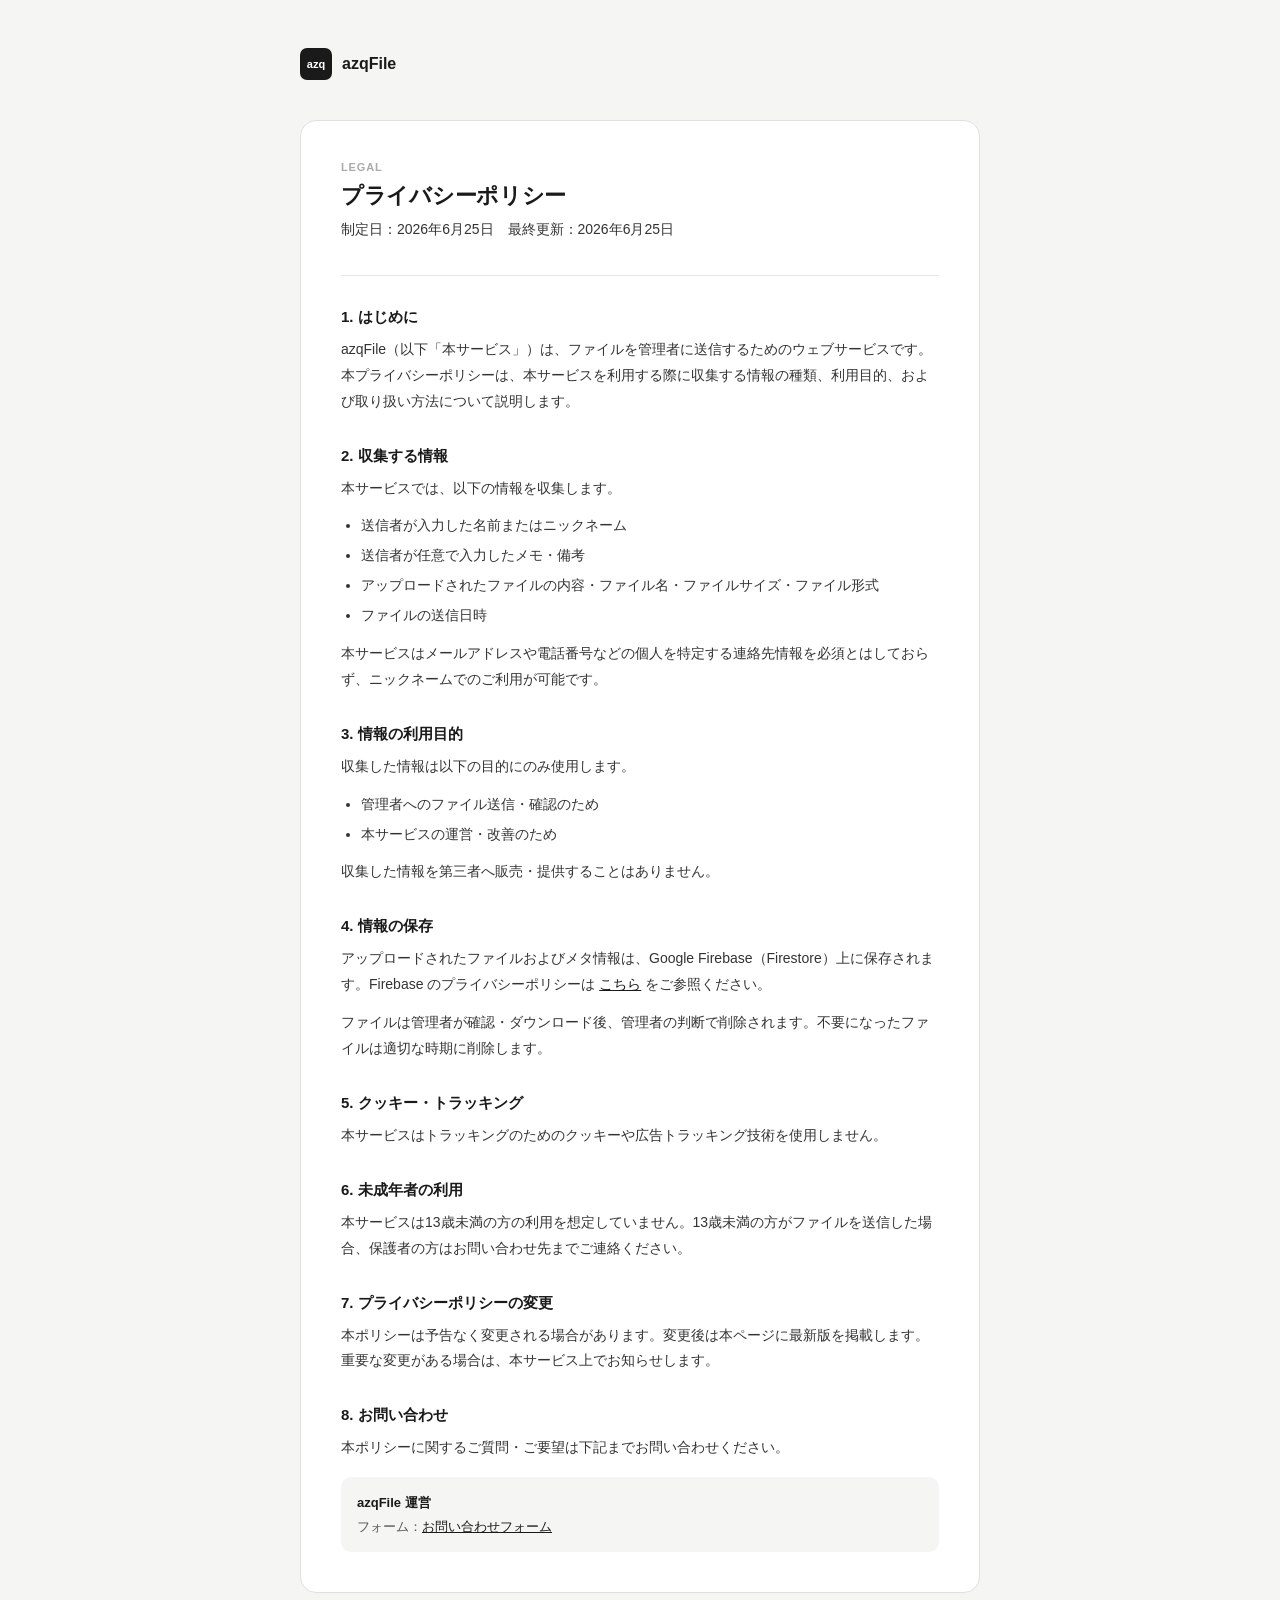
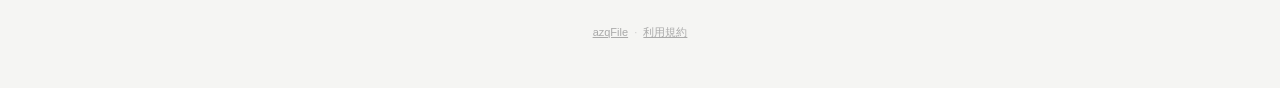
<file: azqfile-privacy.html>
<!DOCTYPE html>
<html lang="ja">
<head>
<meta charset="UTF-8">
<meta name="viewport" content="width=device-width, initial-scale=1.0">
<title>プライバシーポリシー — azqFile</title>
<!-- OGP -->
<meta property="og:title" content="プライバシーポリシー — azqFile">
<meta property="og:description" content="azqFileのプライバシーポリシーです。">
<meta property="og:type" content="website">
<meta property="og:image" content="https://placehold.co/1200x630/1a1a1a/ffffff?text=azqFile">
<meta name="twitter:card" content="summary_large_image">
<meta name="twitter:title" content="プライバシーポリシー — azqFile">
<meta name="twitter:description" content="azqFileのプライバシーポリシーです。">
<meta name="twitter:image" content="https://placehold.co/1200x630/1a1a1a/ffffff?text=azqFile">
<style>
  *, *::before, *::after { box-sizing: border-box; margin: 0; padding: 0; }
  body { font-family: -apple-system, BlinkMacSystemFont, "Segoe UI", sans-serif; background: #f5f5f3; color: #1a1a1a; min-height: 100vh; padding: 3rem 1rem; }
  .container { max-width: 680px; margin: 0 auto; }
  .logo { display: flex; align-items: center; gap: 10px; margin-bottom: 2.5rem; text-decoration: none; }
  .logo-mark { width: 32px; height: 32px; background: #1a1a1a; border-radius: 7px; display: flex; align-items: center; justify-content: center; }
  .logo-mark span { color: #fff; font-size: 11px; font-weight: 600; }
  .logo-name { font-size: 16px; font-weight: 600; color: #1a1a1a; }
  .doc { background: #fff; border-radius: 16px; border: 0.5px solid #e0e0dc; padding: 2.5rem; }
  .doc-label { font-size: 11px; font-weight: 600; text-transform: uppercase; letter-spacing: 0.08em; color: #aaa; margin-bottom: 8px; }
  .doc-title { font-size: 22px; font-weight: 700; margin-bottom: 6px; letter-spacing: -0.3px; }
  .doc-date { font-size: 12px; color: #aaa; margin-bottom: 2rem; }
  .doc hr { border: none; border-top: 0.5px solid #e8e8e4; margin: 2rem 0; }
  .doc h2 { font-size: 15px; font-weight: 600; margin-bottom: 10px; margin-top: 2rem; }
  .doc h2:first-of-type { margin-top: 0; }
  .doc p { font-size: 14px; line-height: 1.85; color: #333; margin-bottom: 12px; }
  .doc ul { font-size: 14px; line-height: 1.85; color: #333; padding-left: 1.25rem; margin-bottom: 12px; }
  .doc ul li { margin-bottom: 4px; }
  .doc a { color: #1a1a1a; }
  .contact-box { background: #f5f5f3; border-radius: 10px; padding: 14px 16px; font-size: 13px; color: #555; line-height: 1.8; margin-top: 1rem; }
  .contact-box strong { font-weight: 600; color: #1a1a1a; }
  footer { margin-top: 2rem; text-align: center; font-size: 11px; color: #ccc; }
  footer a { color: #aaa; }
</style>
</head>
<body>
<div class="container">
  <a class="logo" href="./azqfile-firebase.html">
    <div class="logo-mark"><span>azq</span></div>
    <span class="logo-name">azqFile</span>
  </a>

  <div class="doc">
    <div class="doc-label">Legal</div>
    <h1 class="doc-title">プライバシーポリシー</h1>
    <p class="doc-date">制定日：2026年6月25日　最終更新：2026年6月25日</p>
    <hr>

    <h2>1. はじめに</h2>
    <p>azqFile（以下「本サービス」）は、ファイルを管理者に送信するためのウェブサービスです。本プライバシーポリシーは、本サービスを利用する際に収集する情報の種類、利用目的、および取り扱い方法について説明します。</p>

    <h2>2. 収集する情報</h2>
    <p>本サービスでは、以下の情報を収集します。</p>
    <ul>
      <li>送信者が入力した名前またはニックネーム</li>
      <li>送信者が任意で入力したメモ・備考</li>
      <li>アップロードされたファイルの内容・ファイル名・ファイルサイズ・ファイル形式</li>
      <li>ファイルの送信日時</li>
    </ul>
    <p>本サービスはメールアドレスや電話番号などの個人を特定する連絡先情報を必須とはしておらず、ニックネームでのご利用が可能です。</p>

    <h2>3. 情報の利用目的</h2>
    <p>収集した情報は以下の目的にのみ使用します。</p>
    <ul>
      <li>管理者へのファイル送信・確認のため</li>
      <li>本サービスの運営・改善のため</li>
    </ul>
    <p>収集した情報を第三者へ販売・提供することはありません。</p>

    <h2>4. 情報の保存</h2>
    <p>アップロードされたファイルおよびメタ情報は、Google Firebase（Firestore）上に保存されます。Firebase のプライバシーポリシーは <a href="https://firebase.google.com/support/privacy" target="_blank" rel="noopener">こちら</a> をご参照ください。</p>
    <p>ファイルは管理者が確認・ダウンロード後、管理者の判断で削除されます。不要になったファイルは適切な時期に削除します。</p>

    <h2>5. クッキー・トラッキング</h2>
    <p>本サービスはトラッキングのためのクッキーや広告トラッキング技術を使用しません。</p>

    <h2>6. 未成年者の利用</h2>
    <p>本サービスは13歳未満の方の利用を想定していません。13歳未満の方がファイルを送信した場合、保護者の方はお問い合わせ先までご連絡ください。</p>

    <h2>7. プライバシーポリシーの変更</h2>
    <p>本ポリシーは予告なく変更される場合があります。変更後は本ページに最新版を掲載します。重要な変更がある場合は、本サービス上でお知らせします。</p>

    <h2>8. お問い合わせ</h2>
    <p>本ポリシーに関するご質問・ご要望は下記までお問い合わせください。</p>
    <div class="contact-box">
      <strong>azqFile 運営</strong><br>
      フォーム：<a href="./azqfile-contact.html">お問い合わせフォーム</a>
    </div>
  </div>

  <footer>
    <a href="./azqfile-firebase.html">azqFile</a> &nbsp;·&nbsp;
    <a href="./azqfile-terms.html">利用規約</a>
  </footer>
</div>
</body>
</html>
</file>
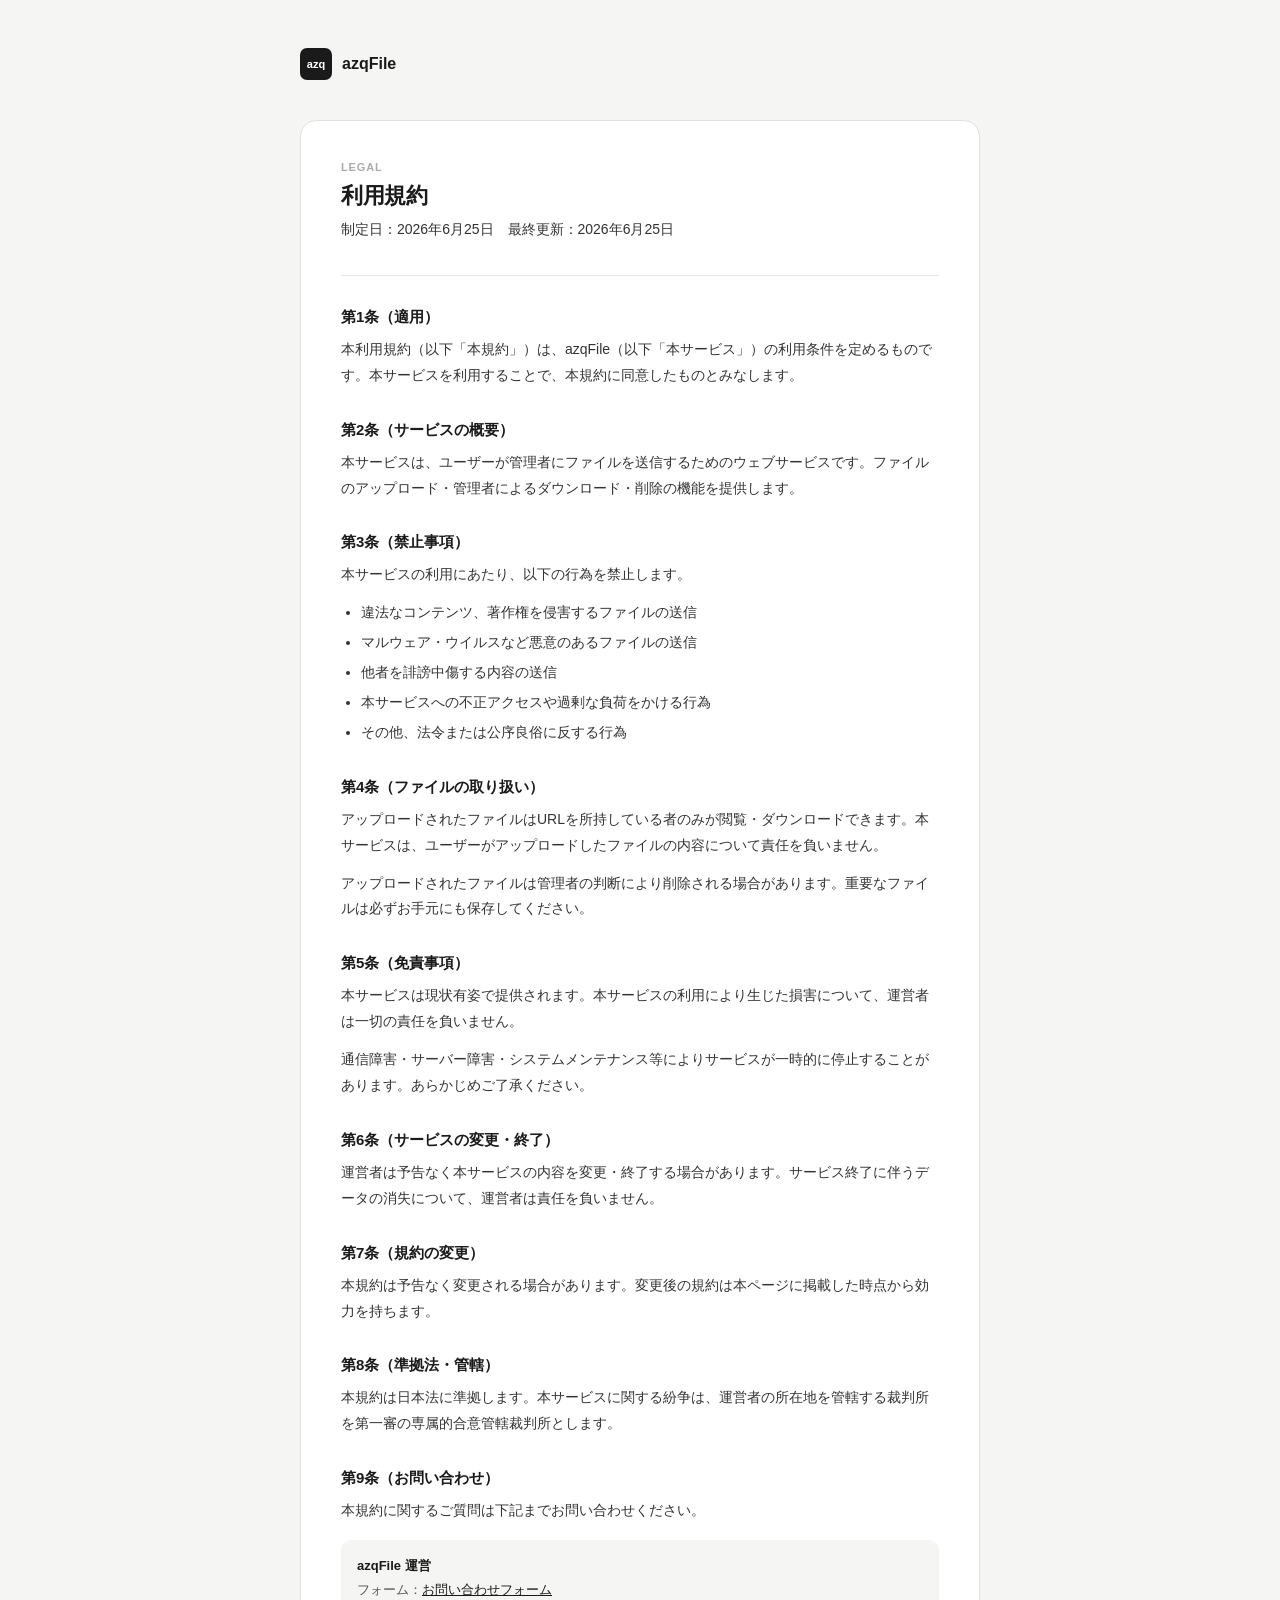
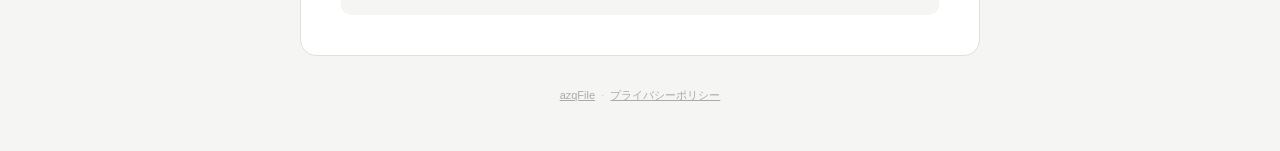
<file: azqfile-terms.html>
<!DOCTYPE html>
<html lang="ja">
<head>
<meta charset="UTF-8">
<meta name="viewport" content="width=device-width, initial-scale=1.0">
<title>利用規約 — azqFile</title>
<!-- OGP -->
<meta property="og:title" content="利用規約 — azqFile">
<meta property="og:description" content="azqFileの利用規約です。">
<meta property="og:type" content="website">
<meta property="og:image" content="https://placehold.co/1200x630/1a1a1a/ffffff?text=azqFile">
<meta name="twitter:card" content="summary_large_image">
<meta name="twitter:title" content="利用規約 — azqFile">
<meta name="twitter:description" content="azqFileの利用規約です。">
<meta name="twitter:image" content="https://placehold.co/1200x630/1a1a1a/ffffff?text=azqFile">
<style>
  *, *::before, *::after { box-sizing: border-box; margin: 0; padding: 0; }
  body { font-family: -apple-system, BlinkMacSystemFont, "Segoe UI", sans-serif; background: #f5f5f3; color: #1a1a1a; min-height: 100vh; padding: 3rem 1rem; }
  .container { max-width: 680px; margin: 0 auto; }
  .logo { display: flex; align-items: center; gap: 10px; margin-bottom: 2.5rem; text-decoration: none; }
  .logo-mark { width: 32px; height: 32px; background: #1a1a1a; border-radius: 7px; display: flex; align-items: center; justify-content: center; }
  .logo-mark span { color: #fff; font-size: 11px; font-weight: 600; }
  .logo-name { font-size: 16px; font-weight: 600; color: #1a1a1a; }
  .doc { background: #fff; border-radius: 16px; border: 0.5px solid #e0e0dc; padding: 2.5rem; }
  .doc-label { font-size: 11px; font-weight: 600; text-transform: uppercase; letter-spacing: 0.08em; color: #aaa; margin-bottom: 8px; }
  .doc-title { font-size: 22px; font-weight: 700; margin-bottom: 6px; letter-spacing: -0.3px; }
  .doc-date { font-size: 12px; color: #aaa; margin-bottom: 2rem; }
  .doc hr { border: none; border-top: 0.5px solid #e8e8e4; margin: 2rem 0; }
  .doc h2 { font-size: 15px; font-weight: 600; margin-bottom: 10px; margin-top: 2rem; }
  .doc h2:first-of-type { margin-top: 0; }
  .doc p { font-size: 14px; line-height: 1.85; color: #333; margin-bottom: 12px; }
  .doc ul { font-size: 14px; line-height: 1.85; color: #333; padding-left: 1.25rem; margin-bottom: 12px; }
  .doc ul li { margin-bottom: 4px; }
  .doc a { color: #1a1a1a; }
  .contact-box { background: #f5f5f3; border-radius: 10px; padding: 14px 16px; font-size: 13px; color: #555; line-height: 1.8; margin-top: 1rem; }
  .contact-box strong { font-weight: 600; color: #1a1a1a; }
  footer { margin-top: 2rem; text-align: center; font-size: 11px; color: #ccc; }
  footer a { color: #aaa; }
</style>
</head>
<body>
<div class="container">
  <a class="logo" href="./azqfile-firebase.html">
    <div class="logo-mark"><span>azq</span></div>
    <span class="logo-name">azqFile</span>
  </a>

  <div class="doc">
    <div class="doc-label">Legal</div>
    <h1 class="doc-title">利用規約</h1>
    <p class="doc-date">制定日：2026年6月25日　最終更新：2026年6月25日</p>
    <hr>

    <h2>第1条（適用）</h2>
    <p>本利用規約（以下「本規約」）は、azqFile（以下「本サービス」）の利用条件を定めるものです。本サービスを利用することで、本規約に同意したものとみなします。</p>

    <h2>第2条（サービスの概要）</h2>
    <p>本サービスは、ユーザーが管理者にファイルを送信するためのウェブサービスです。ファイルのアップロード・管理者によるダウンロード・削除の機能を提供します。</p>

    <h2>第3条（禁止事項）</h2>
    <p>本サービスの利用にあたり、以下の行為を禁止します。</p>
    <ul>
      <li>違法なコンテンツ、著作権を侵害するファイルの送信</li>
      <li>マルウェア・ウイルスなど悪意のあるファイルの送信</li>
      <li>他者を誹謗中傷する内容の送信</li>
      <li>本サービスへの不正アクセスや過剰な負荷をかける行為</li>
      <li>その他、法令または公序良俗に反する行為</li>
    </ul>

    <h2>第4条（ファイルの取り扱い）</h2>
    <p>アップロードされたファイルはURLを所持している者のみが閲覧・ダウンロードできます。本サービスは、ユーザーがアップロードしたファイルの内容について責任を負いません。</p>
    <p>アップロードされたファイルは管理者の判断により削除される場合があります。重要なファイルは必ずお手元にも保存してください。</p>

    <h2>第5条（免責事項）</h2>
    <p>本サービスは現状有姿で提供されます。本サービスの利用により生じた損害について、運営者は一切の責任を負いません。</p>
    <p>通信障害・サーバー障害・システムメンテナンス等によりサービスが一時的に停止することがあります。あらかじめご了承ください。</p>

    <h2>第6条（サービスの変更・終了）</h2>
    <p>運営者は予告なく本サービスの内容を変更・終了する場合があります。サービス終了に伴うデータの消失について、運営者は責任を負いません。</p>

    <h2>第7条（規約の変更）</h2>
    <p>本規約は予告なく変更される場合があります。変更後の規約は本ページに掲載した時点から効力を持ちます。</p>

    <h2>第8条（準拠法・管轄）</h2>
    <p>本規約は日本法に準拠します。本サービスに関する紛争は、運営者の所在地を管轄する裁判所を第一審の専属的合意管轄裁判所とします。</p>

    <h2>第9条（お問い合わせ）</h2>
    <p>本規約に関するご質問は下記までお問い合わせください。</p>
    <div class="contact-box">
      <strong>azqFile 運営</strong><br>
      フォーム：<a href="./azqfile-contact.html">お問い合わせフォーム</a>
    </div>
  </div>

  <footer>
    <a href="./azqfile-firebase.html">azqFile</a> &nbsp;·&nbsp;
    <a href="./azqfile-privacy.html">プライバシーポリシー</a>
  </footer>
</div>
</body>
</html>
</file>
